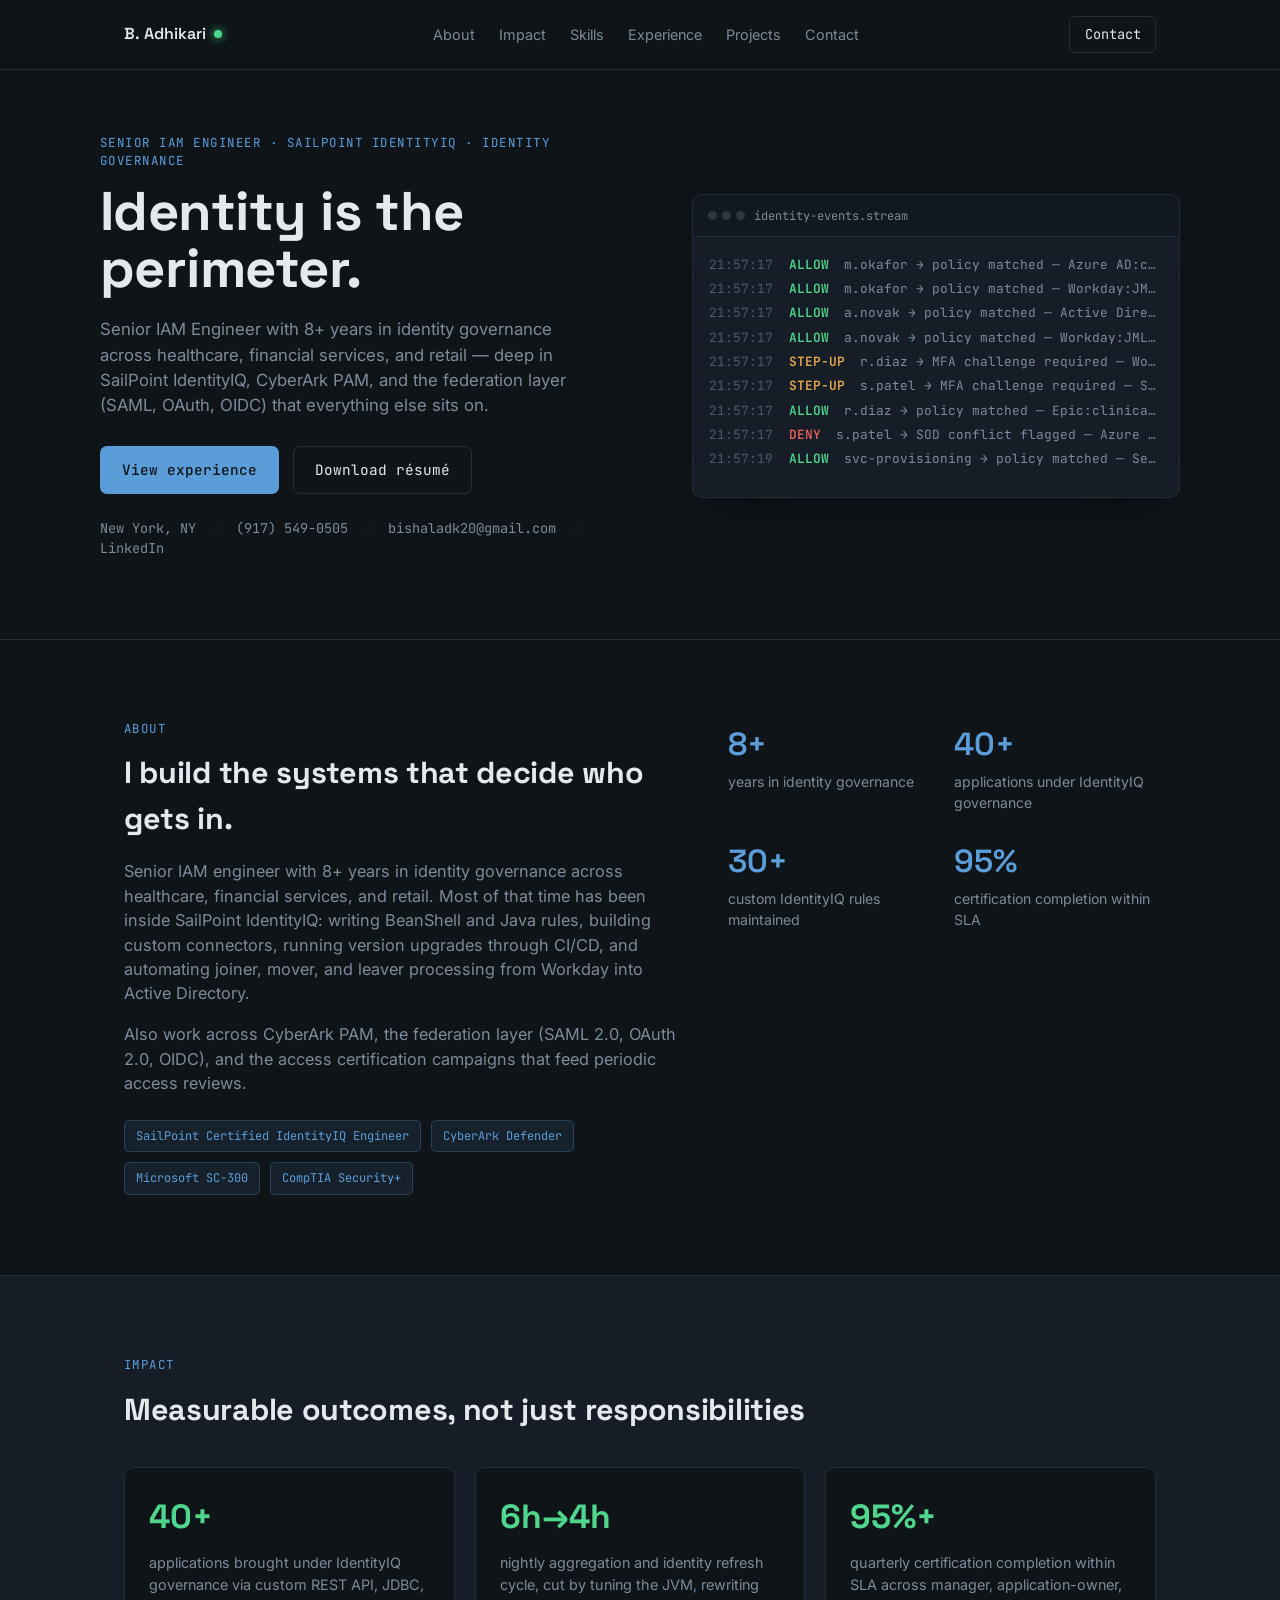
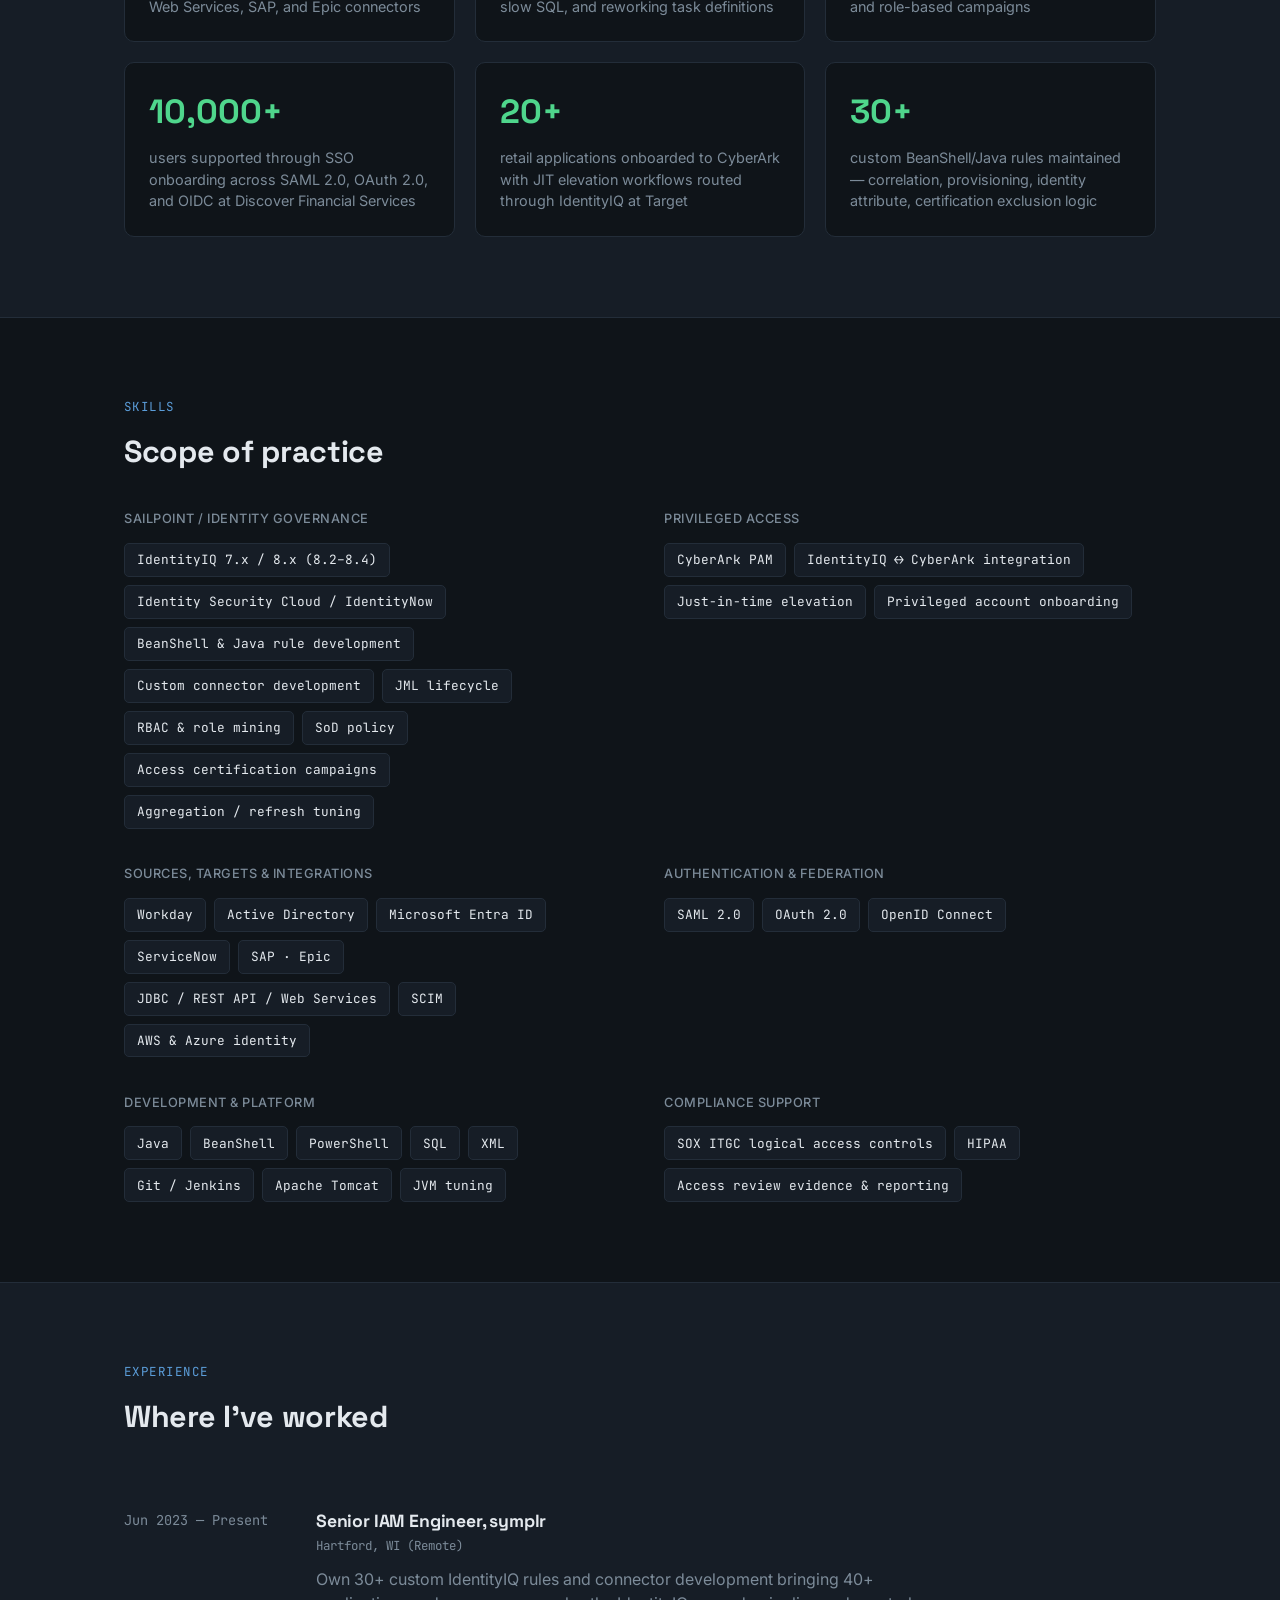
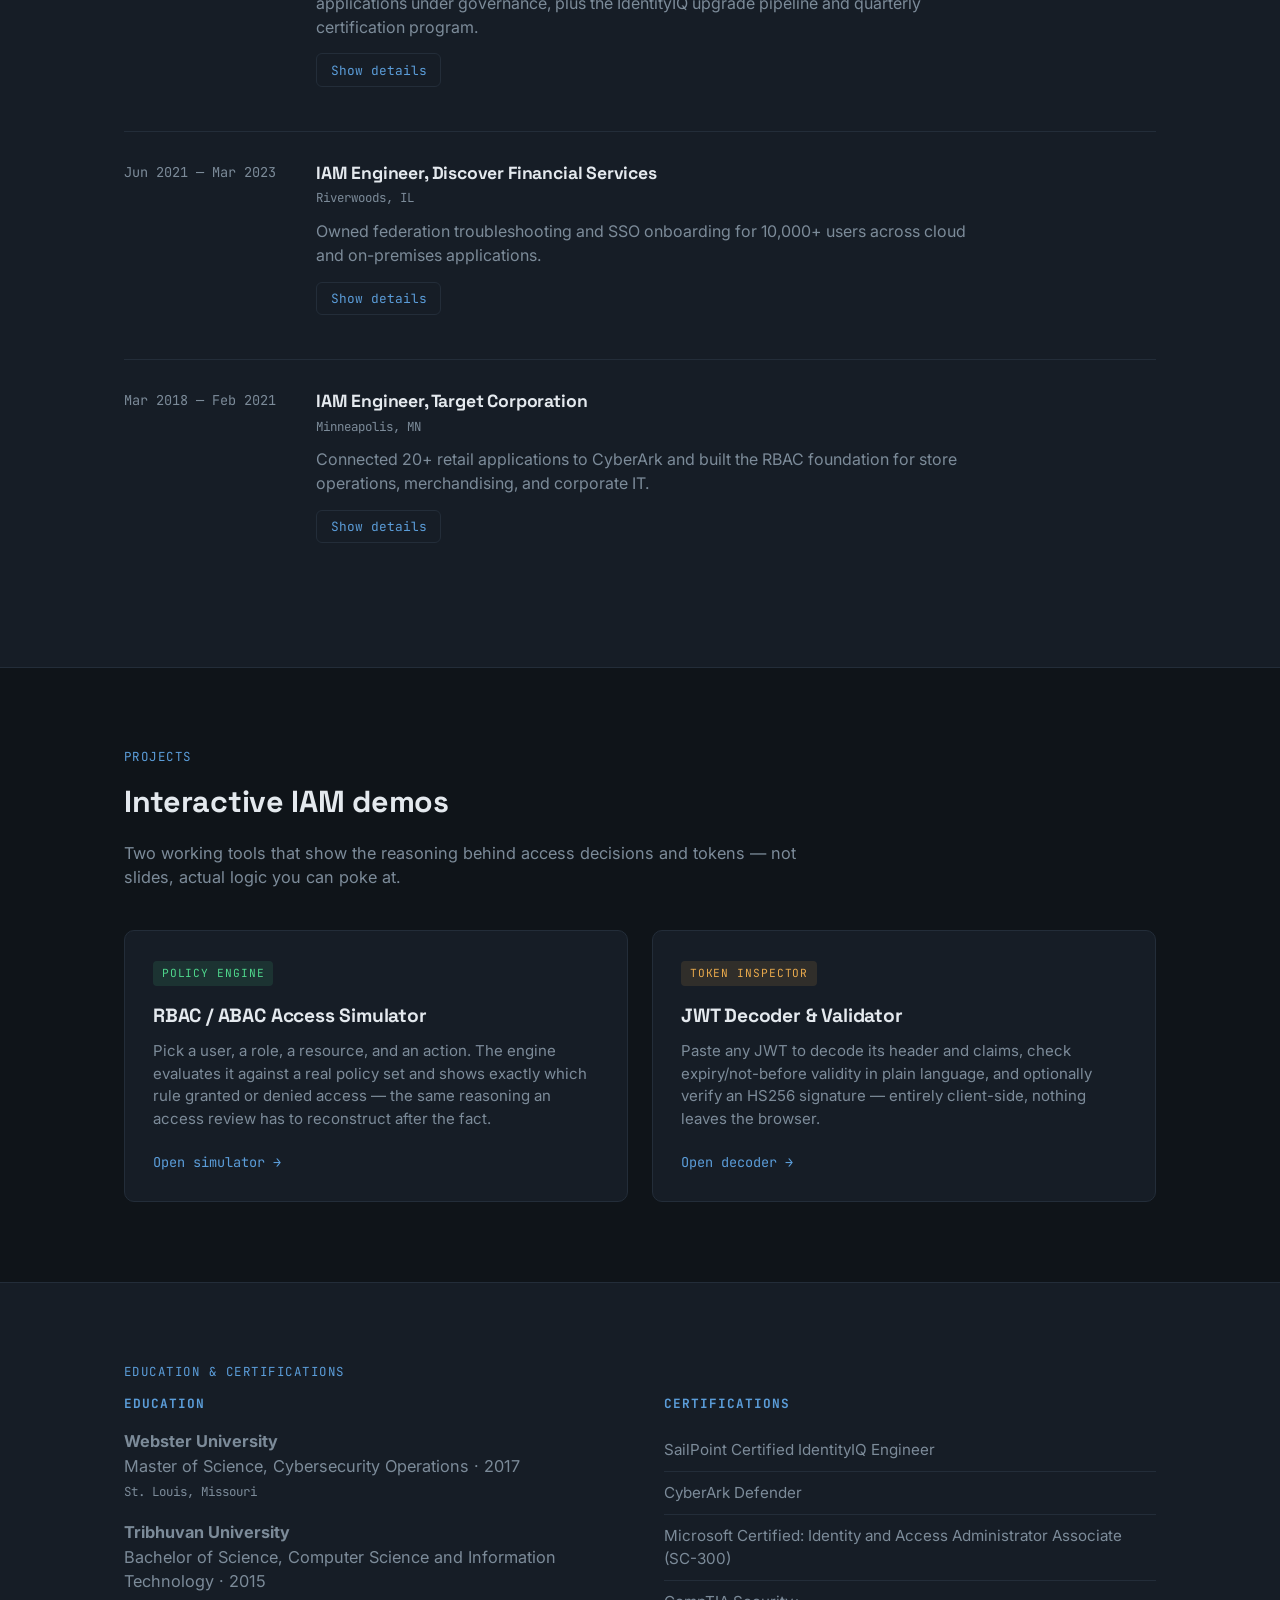
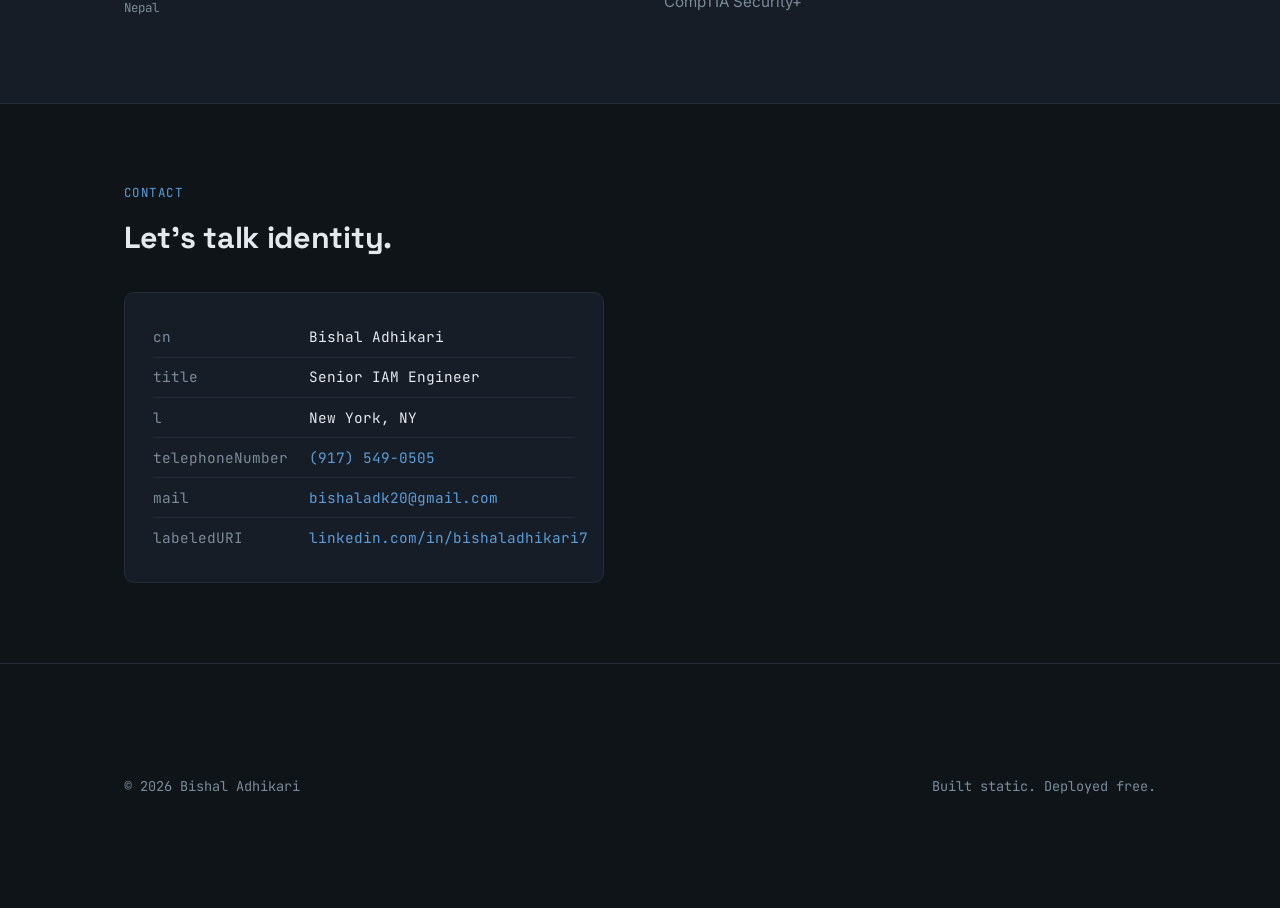
<file: index.html>
<!DOCTYPE html>
<html lang="en">
<head>
<meta charset="UTF-8">
<meta name="viewport" content="width=device-width, initial-scale=1.0">
<title>Bishal Adhikari — Senior IAM Engineer</title>
<meta name="description" content="Senior IAM Engineer with 8+ years in identity governance across healthcare, financial services, and retail. SailPoint IdentityIQ, CyberArk PAM.">
<link rel="preconnect" href="https://fonts.googleapis.com">
<link rel="preconnect" href="https://fonts.gstatic.com" crossorigin>
<link href="https://fonts.googleapis.com/css2?family=Space+Grotesk:wght@500;600;700&family=Inter:wght@400;500;600&family=JetBrains+Mono:wght@400;500&display=swap" rel="stylesheet">
<link rel="stylesheet" href="style.css">
</head>
<body>

<nav class="nav">
  <div class="nav-inner">
    <a href="#top" class="nav-brand">B. Adhikari <span class="dot"></span></a>
    <div class="nav-links">
      <a href="#about">About</a>
      <a href="#impact">Impact</a>
      <a href="#skills">Skills</a>
      <a href="#experience">Experience</a>
      <a href="#projects">Projects</a>
      <a href="#contact">Contact</a>
    </div>
    <a class="nav-cta" href="mailto:bishaladk20@gmail.com">Contact</a>
  </div>
</nav>

<header id="top" class="hero">
  <div class="hero-inner">
    <div class="hero-copy">
      <p class="eyebrow">Senior IAM Engineer · SailPoint IdentityIQ · Identity Governance</p>
      <h1>Identity is the<br>perimeter.</h1>
      <p class="hero-sub">Senior IAM Engineer with 8+ years in identity governance across healthcare, financial services, and retail — deep in SailPoint IdentityIQ, CyberArk PAM, and the federation layer (SAML, OAuth, OIDC) that everything else sits on.</p>
      <div class="hero-actions">
        <a href="#experience" class="btn btn-primary">View experience</a>
        <a href="resume.pdf" class="btn btn-ghost" download>Download résumé</a>
      </div>
      <div class="hero-contact">
        <span>New York, NY</span>
        <span class="sep">·</span>
        <a href="tel:+19175490505">(917) 549-0505</a>
        <span class="sep">·</span>
        <a href="mailto:bishaladk20@gmail.com">bishaladk20@gmail.com</a>
        <span class="sep">·</span>
        <a href="https://www.linkedin.com/in/bishaladhikari7/" target="_blank" rel="noopener">LinkedIn</a>
      </div>
    </div>

    <div class="hero-panel" aria-label="Simulated identity governance activity">
      <div class="panel-titlebar">
        <span class="panel-dots"><i></i><i></i><i></i></span>
        <span class="panel-label">identity-events.stream</span>
      </div>
      <div class="panel-body" id="logStream"></div>
    </div>
  </div>
</header>

<main>

  <section id="about" class="section">
    <div class="section-inner about-grid">
      <div>
        <p class="eyebrow">About</p>
        <h2>I build the systems that decide who gets in.</h2>
        <p class="body-text">
          Senior IAM engineer with 8+ years in identity governance across healthcare, financial services, and retail. Most of that time has been inside SailPoint IdentityIQ: writing BeanShell and Java rules, building custom connectors, running version upgrades through CI/CD, and automating joiner, mover, and leaver processing from Workday into Active Directory.
        </p>
        <p class="body-text">
          Also work across CyberArk PAM, the federation layer (SAML 2.0, OAuth 2.0, OIDC), and the access certification campaigns that feed periodic access reviews.
        </p>
        <div class="cert-row">
          <span class="cert-badge">SailPoint Certified IdentityIQ Engineer</span>
          <span class="cert-badge">CyberArk Defender</span>
          <span class="cert-badge">Microsoft SC-300</span>
          <span class="cert-badge">CompTIA Security+</span>
        </div>
      </div>
      <dl class="stat-grid" id="statGrid">
        <div class="stat"><dt data-count="8" data-suffix="+">0</dt><dd>years in identity governance</dd></div>
        <div class="stat"><dt data-count="40" data-suffix="+">0</dt><dd>applications under IdentityIQ governance</dd></div>
        <div class="stat"><dt data-count="30" data-suffix="+">0</dt><dd>custom IdentityIQ rules maintained</dd></div>
        <div class="stat"><dt data-count="95" data-suffix="%">0</dt><dd>certification completion within SLA</dd></div>
      </dl>
    </div>
  </section>

  <section id="impact" class="section section-alt">
    <div class="section-inner">
      <p class="eyebrow">Impact</p>
      <h2>Measurable outcomes, not just responsibilities</h2>
      <div class="impact-grid">
        <div class="impact-card"><span class="impact-num">40+</span><p>applications brought under IdentityIQ governance via custom REST API, JDBC, Web Services, SAP, and Epic connectors</p></div>
        <div class="impact-card"><span class="impact-num">6h→4h</span><p>nightly aggregation and identity refresh cycle, cut by tuning the JVM, rewriting slow SQL, and reworking task definitions</p></div>
        <div class="impact-card"><span class="impact-num">95%+</span><p>quarterly certification completion within SLA across manager, application-owner, and role-based campaigns</p></div>
        <div class="impact-card"><span class="impact-num">10,000+</span><p>users supported through SSO onboarding across SAML 2.0, OAuth 2.0, and OIDC at Discover Financial Services</p></div>
        <div class="impact-card"><span class="impact-num">20+</span><p>retail applications onboarded to CyberArk with JIT elevation workflows routed through IdentityIQ at Target</p></div>
        <div class="impact-card"><span class="impact-num">30+</span><p>custom BeanShell/Java rules maintained — correlation, provisioning, identity attribute, certification exclusion logic</p></div>
      </div>
    </div>
  </section>

  <section id="skills" class="section">
    <div class="section-inner">
      <p class="eyebrow">Skills</p>
      <h2>Scope of practice</h2>
      <div class="skill-groups">

        <div class="skill-group">
          <h3>SailPoint / Identity Governance</h3>
          <div class="chips">
            <span class="chip">IdentityIQ 7.x / 8.x (8.2–8.4)</span>
            <span class="chip">Identity Security Cloud / IdentityNow</span>
            <span class="chip">BeanShell & Java rule development</span>
            <span class="chip">Custom connector development</span>
            <span class="chip">JML lifecycle</span>
            <span class="chip">RBAC & role mining</span>
            <span class="chip">SoD policy</span>
            <span class="chip">Access certification campaigns</span>
            <span class="chip">Aggregation / refresh tuning</span>
          </div>
        </div>

        <div class="skill-group">
          <h3>Privileged Access</h3>
          <div class="chips">
            <span class="chip">CyberArk PAM</span>
            <span class="chip">IdentityIQ ↔ CyberArk integration</span>
            <span class="chip">Just-in-time elevation</span>
            <span class="chip">Privileged account onboarding</span>
          </div>
        </div>

        <div class="skill-group">
          <h3>Sources, Targets & Integrations</h3>
          <div class="chips">
            <span class="chip">Workday</span>
            <span class="chip">Active Directory</span>
            <span class="chip">Microsoft Entra ID</span>
            <span class="chip">ServiceNow</span>
            <span class="chip">SAP · Epic</span>
            <span class="chip">JDBC / REST API / Web Services</span>
            <span class="chip">SCIM</span>
            <span class="chip">AWS & Azure identity</span>
          </div>
        </div>

        <div class="skill-group">
          <h3>Authentication & Federation</h3>
          <div class="chips">
            <span class="chip">SAML 2.0</span>
            <span class="chip">OAuth 2.0</span>
            <span class="chip">OpenID Connect</span>
          </div>
        </div>

        <div class="skill-group">
          <h3>Development & Platform</h3>
          <div class="chips">
            <span class="chip">Java</span>
            <span class="chip">BeanShell</span>
            <span class="chip">PowerShell</span>
            <span class="chip">SQL</span>
            <span class="chip">XML</span>
            <span class="chip">Git / Jenkins</span>
            <span class="chip">Apache Tomcat</span>
            <span class="chip">JVM tuning</span>
          </div>
        </div>

        <div class="skill-group">
          <h3>Compliance Support</h3>
          <div class="chips">
            <span class="chip">SOX ITGC logical access controls</span>
            <span class="chip">HIPAA</span>
            <span class="chip">Access review evidence & reporting</span>
          </div>
        </div>

      </div>
    </div>
  </section>

  <section id="experience" class="section section-alt">
    <div class="section-inner">
      <p class="eyebrow">Experience</p>
      <h2>Where I've worked</h2>
      <ol class="timeline" id="timeline">

        <li class="timeline-item">
          <div class="timeline-when">Jun 2023 — Present</div>
          <div class="timeline-what">
            <h3>Senior IAM Engineer, symplr</h3>
            <p class="timeline-loc">Hartford, WI (Remote)</p>
            <p class="timeline-summary">Own 30+ custom IdentityIQ rules and connector development bringing 40+ applications under governance, plus the IdentityIQ upgrade pipeline and quarterly certification program.</p>
            <button class="expand-btn" data-target="exp1">Show details</button>
            <ul class="detail-list" id="exp1">
              <li>Write and maintain 30+ custom IdentityIQ rules in BeanShell and Java, covering correlation, before and after provisioning, field value, identity attribute, and certification exclusion logic.</li>
              <li>Built custom connectors against REST API, JDBC, Web Services, and delimited file sources, plus SAP and Epic integrations, bringing 40+ applications under IdentityIQ governance.</li>
              <li>Ran the IdentityIQ 8.2 to 8.4 upgrade across DEV, QA, UAT, and PROD, with releases moving through Git and Jenkins pipelines and rollback tested in lower environments before each production window.</li>
              <li>Built Workday-driven joiner, mover, and termination workflows into IdentityIQ with downstream provisioning to Active Directory, taking manual steps out of onboarding and shortening the gap between an HR termination and account disable.</li>
              <li>Cut the nightly aggregation and identity refresh cycle from roughly six hours to under four by tuning JVM settings, rewriting slow SQL, and reworking task definitions on Apache Tomcat.</li>
              <li>Built the RBAC model and ran role mining in IdentityIQ to consolidate redundant entitlements, and wrote the SoD policies and risk scoring that flag conflicting access between certification cycles rather than during audit prep.</li>
              <li>Configure quarterly manager, application-owner, and role-based certification campaigns. Completion has held above 95% within SLA, and campaign reports are used as evidence in periodic access reviews.</li>
              <li>Integrated IdentityIQ with ServiceNow so access requests are raised, approved, and fulfilled through the ticket workflow, giving reviewers a request-to-provisioning trail.</li>
              <li>Review rule code written by other engineers, mentor junior team members, and maintain the team's IdentityIQ development standards.</li>
            </ul>
          </div>
        </li>

        <li class="timeline-item">
          <div class="timeline-when">Jun 2021 — Mar 2023</div>
          <div class="timeline-what">
            <h3>IAM Engineer, Discover Financial Services</h3>
            <p class="timeline-loc">Riverwoods, IL</p>
            <p class="timeline-summary">Owned federation troubleshooting and SSO onboarding for 10,000+ users across cloud and on-premises applications.</p>
            <button class="expand-btn" data-target="exp2">Show details</button>
            <ul class="detail-list" id="exp2">
              <li>Troubleshot federation failures across the estate — SAML assertion errors, OIDC token claim mismatches, and Active Directory attribute synchronization problems — working from IdentityIQ logs and PowerShell queries against AD to isolate the cause and restore authentication.</li>
              <li>Onboarded SSO integrations for enterprise applications using SAML 2.0, OAuth 2.0, and OIDC, supporting authentication for 10,000+ users.</li>
              <li>Ran provisioning and deprovisioning across cloud and on-premises applications on the joiner/mover/leaver model, with a focus on shortening the interval between an HR termination event and access removal.</li>
              <li>Coordinated access certification campaigns and produced the campaign reports and evidence packages used in SOX access reviews.</li>
              <li>Worked with the security team on SoD policy definition spanning IdentityIQ and CyberArk PAM to detect high-risk access combinations before they reached production.</li>
              <li>Supported SailPoint cloud governance integration with AWS and Azure workloads, extending visibility past on-premises applications.</li>
            </ul>
          </div>
        </li>

        <li class="timeline-item">
          <div class="timeline-when">Mar 2018 — Feb 2021</div>
          <div class="timeline-what">
            <h3>IAM Engineer, Target Corporation</h3>
            <p class="timeline-loc">Minneapolis, MN</p>
            <p class="timeline-summary">Connected 20+ retail applications to CyberArk and built the RBAC foundation for store operations, merchandising, and corporate IT.</p>
            <button class="expand-btn" data-target="exp3">Show details</button>
            <ul class="detail-list" id="exp3">
              <li>Integrated IdentityIQ with CyberArk to onboard privileged accounts for 20+ retail applications and route just-in-time elevation requests through IdentityIQ.</li>
              <li>Configured SoD rule policies that flagged conflicting access in financial and inventory management systems, giving auditors violation detail ahead of remediation deadlines.</li>
              <li>Built HR-driven lifecycle automation and RBAC role structures covering store operations, merchandising, and corporate IT.</li>
              <li>Deployed and configured IdentityIQ for retail, supply chain, and corporate systems.</li>
              <li>Connected SaaS applications through REST API and SCIM, and supported early IdentityNow adoption for visibility into cloud application access.</li>
            </ul>
          </div>
        </li>

      </ol>
    </div>
  </section>

  <section id="projects" class="section">
    <div class="section-inner">
      <p class="eyebrow">Projects</p>
      <h2>Interactive IAM demos</h2>
      <p class="body-text section-lede">Two working tools that show the reasoning behind access decisions and tokens — not slides, actual logic you can poke at.</p>

      <div class="project-grid">

        <a class="project-card" href="projects/rbac-simulator.html" target="_blank" rel="noopener">
          <div class="project-tag tag-allow">POLICY ENGINE</div>
          <h3>RBAC / ABAC Access Simulator</h3>
          <p>Pick a user, a role, a resource, and an action. The engine evaluates it against a real policy set and shows exactly which rule granted or denied access — the same reasoning an access review has to reconstruct after the fact.</p>
          <span class="project-link">Open simulator →</span>
        </a>

        <a class="project-card" href="projects/jwt-decoder.html" target="_blank" rel="noopener">
          <div class="project-tag tag-warn">TOKEN INSPECTOR</div>
          <h3>JWT Decoder & Validator</h3>
          <p>Paste any JWT to decode its header and claims, check expiry/not-before validity in plain language, and optionally verify an HS256 signature — entirely client-side, nothing leaves the browser.</p>
          <span class="project-link">Open decoder →</span>
        </a>

      </div>
    </div>
  </section>

  <section id="education" class="section section-alt">
    <div class="section-inner">
      <p class="eyebrow">Education & Certifications</p>
      <div class="edu-cert-grid">
        <div>
          <h3 class="mini-head">Education</h3>
          <p class="body-text" style="margin:0 0 1.1rem;"><strong>Webster University</strong><br>Master of Science, Cybersecurity Operations · 2017<br><span class="timeline-loc">St. Louis, Missouri</span></p>
          <p class="body-text" style="margin:0;"><strong>Tribhuvan University</strong><br>Bachelor of Science, Computer Science and Information Technology · 2015<br><span class="timeline-loc">Nepal</span></p>
        </div>
        <div>
          <h3 class="mini-head">Certifications</h3>
          <ul class="cert-list">
            <li>SailPoint Certified IdentityIQ Engineer</li>
            <li>CyberArk Defender</li>
            <li>Microsoft Certified: Identity and Access Administrator Associate (SC-300)</li>
            <li>CompTIA Security+</li>
          </ul>
        </div>
      </div>
    </div>
  </section>

  <section id="contact" class="section">
    <div class="section-inner contact-inner">
      <p class="eyebrow">Contact</p>
      <h2>Let's talk identity.</h2>
      <div class="directory-card">
        <div class="directory-row"><span class="directory-key">cn</span><span class="directory-val">Bishal Adhikari</span></div>
        <div class="directory-row"><span class="directory-key">title</span><span class="directory-val">Senior IAM Engineer</span></div>
        <div class="directory-row"><span class="directory-key">l</span><span class="directory-val">New York, NY</span></div>
        <div class="directory-row"><span class="directory-key">telephoneNumber</span><span class="directory-val"><a href="tel:+19175490505">(917) 549-0505</a></span></div>
        <div class="directory-row"><span class="directory-key">mail</span><span class="directory-val"><a href="mailto:bishaladk20@gmail.com">bishaladk20@gmail.com</a></span></div>
        <div class="directory-row"><span class="directory-key">labeledURI</span><span class="directory-val"><a href="https://www.linkedin.com/in/bishaladhikari7/" target="_blank" rel="noopener">linkedin.com/in/bishaladhikari7</a></span></div>
      </div>
    </div>
  </section>

</main>

<footer class="footer">
  <div class="section-inner footer-inner">
    <span>© <span id="year"></span> Bishal Adhikari</span>
    <span>Built static. Deployed free.</span>
  </div>
</footer>

<script src="script.js"></script>
</body>
</html>
</file>
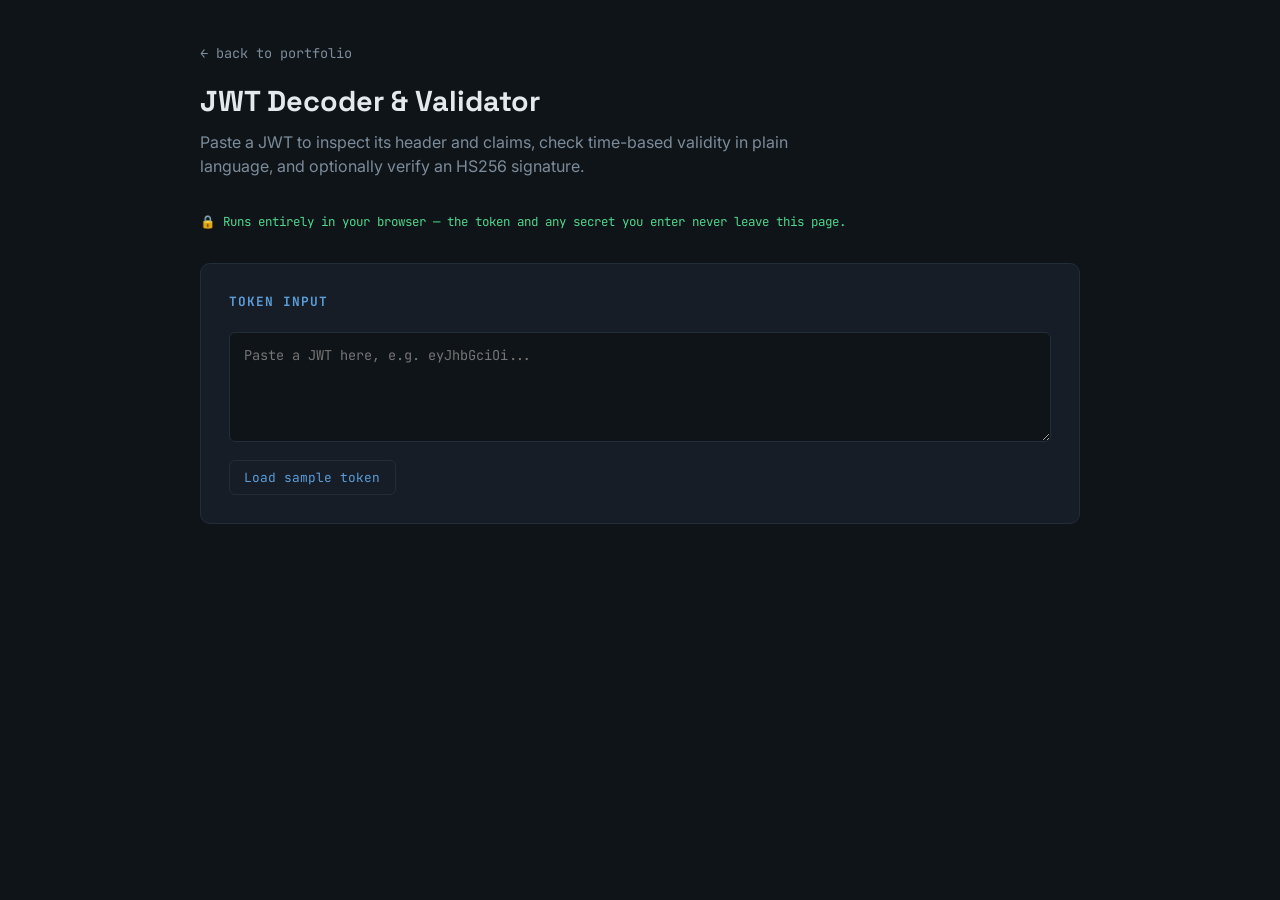
<file: projects/jwt-decoder.html>
<!DOCTYPE html>
<html lang="en">
<head>
<meta charset="UTF-8">
<meta name="viewport" content="width=device-width, initial-scale=1.0">
<title>JWT Decoder & Validator — Bishal Adhikari</title>
<link rel="preconnect" href="https://fonts.googleapis.com">
<link href="https://fonts.googleapis.com/css2?family=Space+Grotesk:wght@600;700&family=Inter:wght@400;500;600&family=JetBrains+Mono:wght@400;500&display=swap" rel="stylesheet">
<style>
:root {
  --bg: #0F1419; --panel: #161D26; --panel-line: #232D39;
  --text: #E4E9EE; --text-muted: #7C8B99;
  --allow: #4FD68C; --warn: #E8A94C; --deny: #E5605A; --link: #5B9DD9;
  --font-display: 'Space Grotesk', sans-serif; --font-body: 'Inter', sans-serif; --font-mono: 'JetBrains Mono', monospace;
}
* { box-sizing: border-box; }
body { margin: 0; background: var(--bg); color: var(--text); font-family: var(--font-body); line-height: 1.5; padding: 2.5rem 1.5rem 5rem; }
a { color: var(--link); }
.wrap { max-width: 880px; margin: 0 auto; }
.back { font-family: var(--font-mono); font-size: 0.85rem; color: var(--text-muted); text-decoration: none; }
.back:hover { color: var(--link); }
h1 { font-family: var(--font-display); font-size: 1.8rem; margin: 1rem 0 0.4rem; }
.sub { color: var(--text-muted); margin: 0 0 2.2rem; max-width: 65ch; }
.privacy-note { font-family: var(--font-mono); font-size: 0.78rem; color: var(--allow); margin-bottom: 2rem; }

.panel { background: var(--panel); border: 1px solid var(--panel-line); border-radius: 10px; padding: 1.75rem; margin-bottom: 1.5rem; }
.panel h2 { font-family: var(--font-mono); font-size: 0.8rem; text-transform: uppercase; letter-spacing: 0.08em; color: var(--link); margin: 0 0 1.25rem; }

textarea {
  width: 100%; background: var(--bg); color: var(--text); border: 1px solid var(--panel-line);
  border-radius: 6px; padding: 0.85rem; font-family: var(--font-mono); font-size: 0.85rem;
  min-height: 110px; resize: vertical;
}
textarea:focus-visible { outline: 2px solid var(--link); outline-offset: 2px; }

.sample-btn {
  margin-top: 0.75rem; font-family: var(--font-mono); font-size: 0.8rem;
  background: transparent; color: var(--link); border: 1px solid var(--panel-line);
  padding: 0.5rem 0.9rem; border-radius: 6px; cursor: pointer;
}
.sample-btn:hover { border-color: var(--link); }

.jwt-parts { display: none; }
.jwt-parts.show { display: block; }

.jwt-visual {
  font-family: var(--font-mono); font-size: 0.8rem; word-break: break-all;
  padding: 1rem; background: var(--bg); border-radius: 6px; margin-bottom: 1.5rem; line-height: 1.7;
}
.seg-header { color: var(--deny); }
.seg-payload { color: var(--link); }
.seg-sig { color: var(--warn); }

.status-badges { display: flex; gap: 0.75rem; flex-wrap: wrap; margin-bottom: 1.5rem; }
.badge { font-family: var(--font-mono); font-size: 0.8rem; padding: 0.4rem 0.8rem; border-radius: 6px; }
.badge-ok { background: rgba(79,214,140,0.12); color: var(--allow); }
.badge-bad { background: rgba(229,96,90,0.12); color: var(--deny); }
.badge-warn { background: rgba(232,169,76,0.12); color: var(--warn); }

.decode-grid { display: grid; grid-template-columns: 1fr 1fr; gap: 1.5rem; }
@media (max-width: 760px) { .decode-grid { grid-template-columns: 1fr; } }

pre {
  background: var(--bg); border: 1px solid var(--panel-line); border-radius: 6px;
  padding: 1rem; font-family: var(--font-mono); font-size: 0.8rem; overflow-x: auto; margin: 0;
  color: var(--text);
}
.claim-note { font-family: var(--font-mono); font-size: 0.78rem; color: var(--text-muted); margin-top: 0.5rem; }

.verify-row { display: flex; gap: 0.75rem; margin-top: 0.5rem; }
.verify-row input {
  flex: 1; background: var(--bg); color: var(--text); border: 1px solid var(--panel-line);
  border-radius: 6px; padding: 0.6rem 0.75rem; font-family: var(--font-mono); font-size: 0.85rem;
}
.verify-btn {
  font-family: var(--font-mono); font-size: 0.85rem; background: var(--link); color: #0F1419;
  border: none; padding: 0.6rem 1.1rem; border-radius: 6px; cursor: pointer; font-weight: 500;
}
.verify-btn:hover { background: #6FADE0; }
.verify-result { margin-top: 0.75rem; font-family: var(--font-mono); font-size: 0.85rem; }
.error-msg { color: var(--deny); font-family: var(--font-mono); font-size: 0.85rem; }
</style>
</head>
<body>
<div class="wrap">
  <a class="back" href="../index.html#projects">← back to portfolio</a>
  <h1>JWT Decoder & Validator</h1>
  <p class="sub">Paste a JWT to inspect its header and claims, check time-based validity in plain language, and optionally verify an HS256 signature.</p>
  <p class="privacy-note">🔒 Runs entirely in your browser — the token and any secret you enter never leave this page.</p>

  <div class="panel">
    <h2>Token input</h2>
    <textarea id="jwtInput" placeholder="Paste a JWT here, e.g. eyJhbGciOi..."></textarea>
    <button class="sample-btn" onclick="loadSample()">Load sample token</button>
  </div>

  <div class="jwt-parts" id="output">
    <div class="panel">
      <h2>Structure</h2>
      <div class="jwt-visual" id="visual"></div>
      <div class="status-badges" id="badges"></div>
    </div>

    <div class="panel">
      <h2>Decoded contents</h2>
      <div class="decode-grid">
        <div>
          <div class="claim-note">HEADER</div>
          <pre id="headerOut"></pre>
        </div>
        <div>
          <div class="claim-note">PAYLOAD</div>
          <pre id="payloadOut"></pre>
        </div>
      </div>
      <div class="claim-note" id="timeNotes"></div>
    </div>

    <div class="panel">
      <h2>Verify signature (HS256 only)</h2>
      <div class="verify-row">
        <input type="text" id="secretInput" placeholder="Enter the HS256 secret to verify against">
        <button class="verify-btn" onclick="verifySignature()">Verify</button>
      </div>
      <div class="verify-result" id="verifyResult"></div>
    </div>
  </div>

  <div class="panel" id="errorPanel" style="display:none;">
    <p class="error-msg" id="errorMsg"></p>
  </div>
</div>

<script>
const SAMPLE = "eyJhbGciOiJIUzI1NiIsInR5cCI6IkpXVCJ9.eyJzdWIiOiJqLmNoZW4iLCJyb2xlIjoiZW5naW5lZXIiLCJpYXQiOjE3NTAwMDAwMDAsImV4cCI6MTc4MTAwMDAwMH0.5mFhZ5s4hW6Kk1XN9d0J6y7bQx2j3n8m1cQF4hR9tY0";

function loadSample() {
  document.getElementById('jwtInput').value = SAMPLE;
  decode();
}

function base64UrlDecode(str) {
  let s = str.replace(/-/g, '+').replace(/_/g, '/');
  while (s.length % 4) s += '=';
  const decoded = atob(s);
  try {
    return decodeURIComponent(decoded.split('').map(c =>
      '%' + ('00' + c.charCodeAt(0).toString(16)).slice(-2)
    ).join(''));
  } catch (e) {
    return decoded;
  }
}

function base64UrlToUint8Array(str) {
  let s = str.replace(/-/g, '+').replace(/_/g, '/');
  while (s.length % 4) s += '=';
  const raw = atob(s);
  const arr = new Uint8Array(raw.length);
  for (let i = 0; i < raw.length; i++) arr[i] = raw.charCodeAt(i);
  return arr;
}

function fmtTime(unixSeconds) {
  const d = new Date(unixSeconds * 1000);
  return d.toISOString().replace('T', ' ').replace('.000Z', ' UTC');
}

function relTime(unixSeconds) {
  const now = Date.now() / 1000;
  const diff = unixSeconds - now;
  const abs = Math.abs(diff);
  const days = Math.floor(abs / 86400);
  const hours = Math.floor((abs % 86400) / 3600);
  let str = days > 0 ? `${days}d ${hours}h` : `${hours}h`;
  return diff > 0 ? `in ${str}` : `${str} ago`;
}

let currentParts = null;

function decode() {
  const token = document.getElementById('jwtInput').value.trim();
  const errorPanel = document.getElementById('errorPanel');
  const output = document.getElementById('output');

  if (!token) { output.classList.remove('show'); errorPanel.style.display = 'none'; return; }

  const parts = token.split('.');
  if (parts.length !== 3) {
    errorPanel.style.display = 'block';
    document.getElementById('errorMsg').textContent = 'Not a valid JWT — expected 3 dot-separated segments (header.payload.signature).';
    output.classList.remove('show');
    return;
  }

  let header, payload;
  try {
    header = JSON.parse(base64UrlDecode(parts[0]));
    payload = JSON.parse(base64UrlDecode(parts[1]));
  } catch (e) {
    errorPanel.style.display = 'block';
    document.getElementById('errorMsg').textContent = 'Could not decode token — segments are not valid base64url JSON.';
    output.classList.remove('show');
    return;
  }

  errorPanel.style.display = 'none';
  output.classList.add('show');
  currentParts = { parts, header, payload };

  document.getElementById('visual').innerHTML =
    `<span class="seg-header">${parts[0]}</span>.<span class="seg-payload">${parts[1]}</span>.<span class="seg-sig">${parts[2]}</span>`;

  document.getElementById('headerOut').textContent = JSON.stringify(header, null, 2);
  document.getElementById('payloadOut').textContent = JSON.stringify(payload, null, 2);

  // Badges + time notes
  const badges = [];
  let timeNotes = [];
  const now = Date.now() / 1000;

  if (payload.exp) {
    const expired = payload.exp < now;
    badges.push(`<span class="badge ${expired ? 'badge-bad' : 'badge-ok'}">${expired ? 'EXPIRED' : 'NOT EXPIRED'}</span>`);
    timeNotes.push(`exp: ${fmtTime(payload.exp)} (${relTime(payload.exp)})`);
  } else {
    badges.push(`<span class="badge badge-warn">NO EXP CLAIM</span>`);
  }

  if (payload.nbf) {
    const notYetValid = payload.nbf > now;
    badges.push(`<span class="badge ${notYetValid ? 'badge-warn' : 'badge-ok'}">${notYetValid ? 'NOT YET VALID' : 'NBF PASSED'}</span>`);
    timeNotes.push(`nbf: ${fmtTime(payload.nbf)} (${relTime(payload.nbf)})`);
  }

  if (payload.iat) {
    timeNotes.push(`iat: ${fmtTime(payload.iat)} (${relTime(payload.iat)})`);
  }

  badges.push(`<span class="badge badge-warn">alg: ${header.alg || 'unknown'}</span>`);

  document.getElementById('badges').innerHTML = badges.join('');
  document.getElementById('timeNotes').innerHTML = timeNotes.join('<br>');

  document.getElementById('verifyResult').innerHTML = '';
  document.getElementById('secretInput').value = '';
}

async function verifySignature() {
  const resultEl = document.getElementById('verifyResult');
  if (!currentParts) return;

  if ((currentParts.header.alg || '').toUpperCase() !== 'HS256') {
    resultEl.innerHTML = `<span class="badge badge-warn">Only HS256 verification is supported here — this token uses ${currentParts.header.alg}.</span>`;
    return;
  }

  const secret = document.getElementById('secretInput').value;
  if (!secret) { resultEl.textContent = 'Enter a secret to verify against.'; return; }

  try {
    const enc = new TextEncoder();
    const key = await crypto.subtle.importKey(
      'raw', enc.encode(secret), { name: 'HMAC', hash: 'SHA-256' }, false, ['sign']
    );
    const data = enc.encode(`${currentParts.parts[0]}.${currentParts.parts[1]}`);
    const sigBuffer = await crypto.subtle.sign('HMAC', key, data);
    const sigBytes = new Uint8Array(sigBuffer);

    // base64url encode
    let binary = '';
    sigBytes.forEach(b => binary += String.fromCharCode(b));
    const computed = btoa(binary).replace(/\+/g, '-').replace(/\//g, '_').replace(/=+$/, '');

    const match = computed === currentParts.parts[2];
    resultEl.innerHTML = match
      ? `<span class="badge badge-ok">✓ SIGNATURE VALID for this secret</span>`
      : `<span class="badge badge-bad">✕ SIGNATURE DOES NOT MATCH</span>`;
  } catch (e) {
    resultEl.innerHTML = `<span class="badge badge-bad">Verification failed: ${e.message}</span>`;
  }
}

document.getElementById('jwtInput').addEventListener('input', decode);
</script>
</body>
</html>
</file>
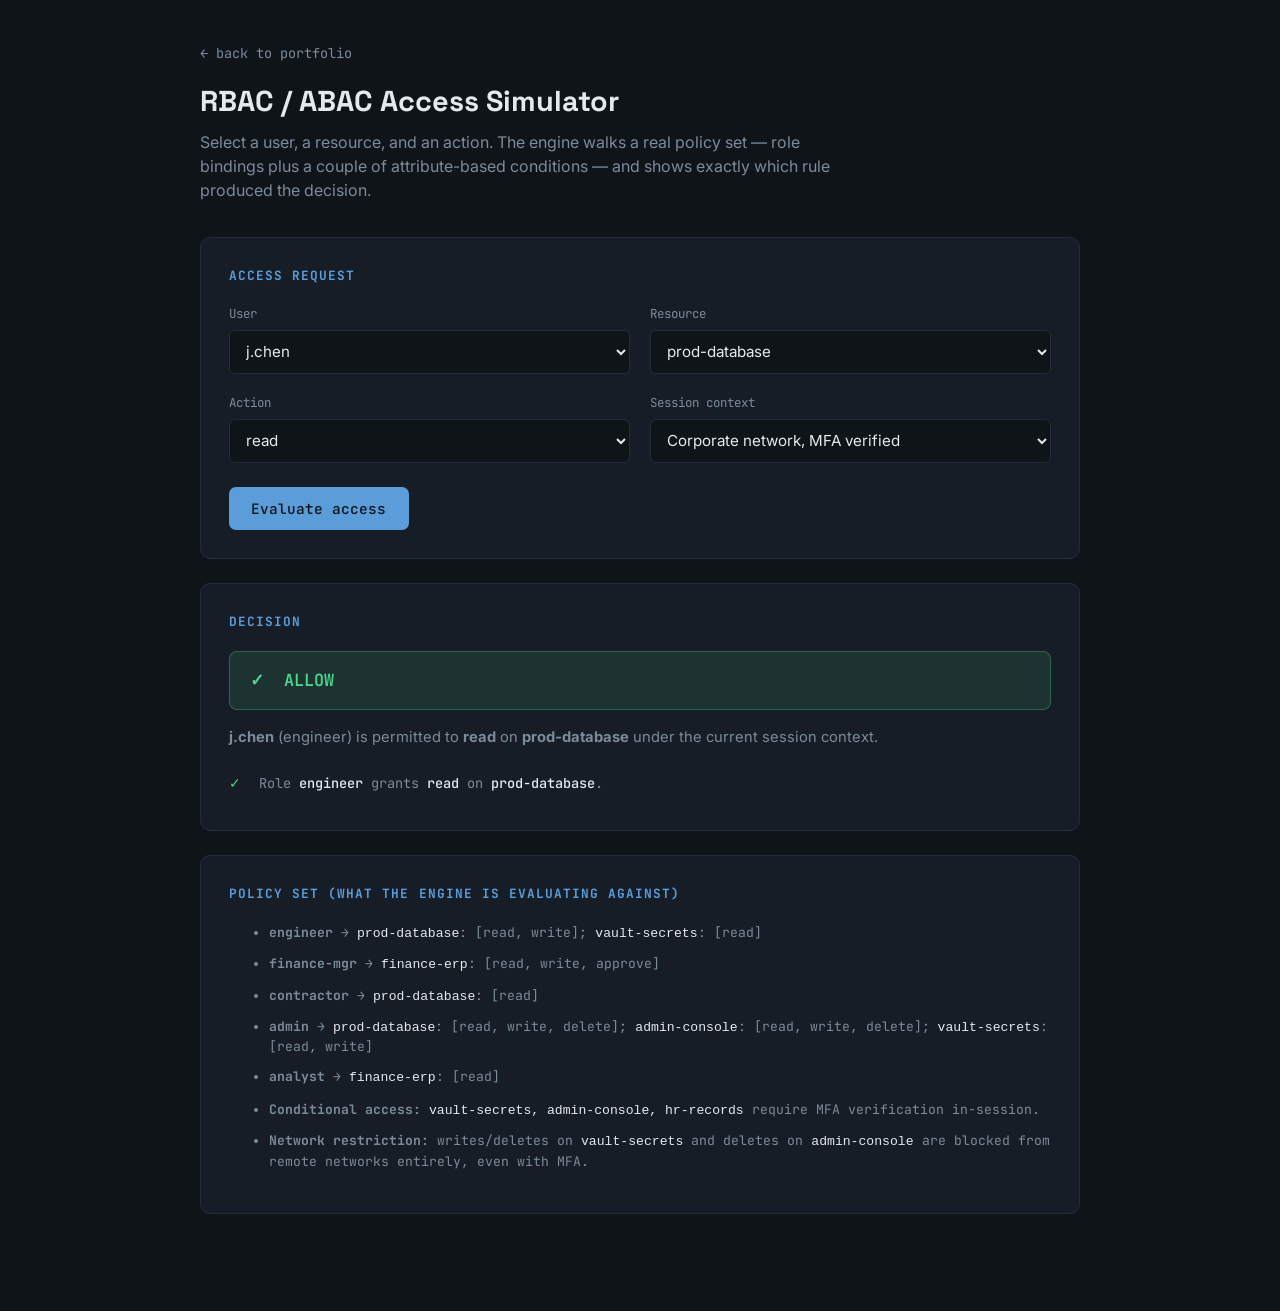
<file: projects/rbac-simulator.html>
<!DOCTYPE html>
<html lang="en">
<head>
<meta charset="UTF-8">
<meta name="viewport" content="width=device-width, initial-scale=1.0">
<title>RBAC / ABAC Access Simulator — Bishal Adhikari</title>
<link rel="preconnect" href="https://fonts.googleapis.com">
<link href="https://fonts.googleapis.com/css2?family=Space+Grotesk:wght@600;700&family=Inter:wght@400;500;600&family=JetBrains+Mono:wght@400;500&display=swap" rel="stylesheet">
<style>
:root {
  --bg: #0F1419; --panel: #161D26; --panel-line: #232D39;
  --text: #E4E9EE; --text-muted: #7C8B99;
  --allow: #4FD68C; --warn: #E8A94C; --deny: #E5605A; --link: #5B9DD9;
  --font-display: 'Space Grotesk', sans-serif; --font-body: 'Inter', sans-serif; --font-mono: 'JetBrains Mono', monospace;
}
* { box-sizing: border-box; }
body { margin: 0; background: var(--bg); color: var(--text); font-family: var(--font-body); line-height: 1.5; padding: 2.5rem 1.5rem 5rem; }
a { color: var(--link); }
.wrap { max-width: 880px; margin: 0 auto; }
.back { font-family: var(--font-mono); font-size: 0.85rem; color: var(--text-muted); text-decoration: none; }
.back:hover { color: var(--link); }
h1 { font-family: var(--font-display); font-size: 1.8rem; margin: 1rem 0 0.4rem; }
.sub { color: var(--text-muted); margin: 0 0 2.2rem; max-width: 65ch; }

.panel { background: var(--panel); border: 1px solid var(--panel-line); border-radius: 10px; padding: 1.75rem; margin-bottom: 1.5rem; }
.panel h2 { font-family: var(--font-mono); font-size: 0.8rem; text-transform: uppercase; letter-spacing: 0.08em; color: var(--link); margin: 0 0 1.25rem; }

.form-grid { display: grid; grid-template-columns: 1fr 1fr; gap: 1.25rem; }
@media (max-width: 640px) { .form-grid { grid-template-columns: 1fr; } }
label { display: block; font-family: var(--font-mono); font-size: 0.78rem; color: var(--text-muted); margin-bottom: 0.4rem; }
select {
  width: 100%; background: var(--bg); color: var(--text); border: 1px solid var(--panel-line);
  border-radius: 6px; padding: 0.65rem 0.75rem; font-family: var(--font-body); font-size: 0.95rem;
}
select:focus-visible { outline: 2px solid var(--link); outline-offset: 2px; }

.extra-attrs { margin-top: 1.25rem; padding-top: 1.25rem; border-top: 1px solid var(--panel-line); }
.extra-attrs label { display: flex; align-items: center; gap: 0.5rem; cursor: pointer; }
.extra-attrs input[type="checkbox"] { accent-color: var(--link); }

.evaluate-btn {
  margin-top: 1.5rem; font-family: var(--font-mono); font-size: 0.9rem;
  background: var(--link); color: #0F1419; border: none; padding: 0.75rem 1.4rem;
  border-radius: 7px; cursor: pointer; font-weight: 500;
}
.evaluate-btn:hover { background: #6FADE0; }

.result { display: none; }
.result.show { display: block; }
.verdict {
  display: flex; align-items: center; gap: 0.75rem; padding: 1rem 1.25rem;
  border-radius: 8px; font-family: var(--font-mono); font-size: 1.05rem; font-weight: 600; margin-bottom: 1rem;
}
.verdict-ALLOW { background: rgba(79,214,140,0.12); color: var(--allow); border: 1px solid rgba(79,214,140,0.3); }
.verdict-DENY { background: rgba(229,96,90,0.12); color: var(--deny); border: 1px solid rgba(229,96,90,0.3); }
.verdict-STEPUP { background: rgba(232,169,76,0.12); color: var(--warn); border: 1px solid rgba(232,169,76,0.3); }

.trace { font-family: var(--font-mono); font-size: 0.85rem; }
.trace-row { display: flex; gap: 0.75rem; padding: 0.55rem 0; border-top: 1px solid var(--panel-line); }
.trace-row:first-child { border-top: none; }
.trace-icon { width: 1.1rem; flex-shrink: 0; }
.trace-icon.pass { color: var(--allow); }
.trace-icon.fail { color: var(--text-muted); }
.trace-text { color: var(--text-muted); }
.trace-text b { color: var(--text); font-weight: 500; }

.policy-list { font-family: var(--font-mono); font-size: 0.82rem; color: var(--text-muted); }
.policy-list li { margin-bottom: 0.65rem; }
.policy-list code { color: var(--text); }
</style>
</head>
<body>
<div class="wrap">
  <a class="back" href="../index.html#projects">← back to portfolio</a>
  <h1>RBAC / ABAC Access Simulator</h1>
  <p class="sub">Select a user, a resource, and an action. The engine walks a real policy set — role bindings plus a couple of attribute-based conditions — and shows exactly which rule produced the decision.</p>

  <div class="panel">
    <h2>Access request</h2>
    <div class="form-grid">
      <div>
        <label for="user">User</label>
        <select id="user"></select>
      </div>
      <div>
        <label for="resource">Resource</label>
        <select id="resource"></select>
      </div>
      <div>
        <label for="action">Action</label>
        <select id="action"></select>
      </div>
      <div>
        <label for="context">Session context</label>
        <select id="context">
          <option value="office">Corporate network, MFA verified</option>
          <option value="remote">Remote network, MFA verified</option>
          <option value="unverified">Remote network, MFA NOT verified</option>
        </select>
      </div>
    </div>
    <button class="evaluate-btn" onclick="evaluate()">Evaluate access</button>
  </div>

  <div class="panel result" id="resultPanel">
    <h2>Decision</h2>
    <div id="verdict"></div>
    <div class="trace" id="trace"></div>
  </div>

  <div class="panel">
    <h2>Policy set (what the engine is evaluating against)</h2>
    <ul class="policy-list" id="policyList"></ul>
  </div>
</div>

<script>
// --- Data model ---
const USERS = {
  'j.chen':      { role: 'engineer',    dept: 'platform' },
  'm.okafor':    { role: 'finance-mgr', dept: 'finance'  },
  's.patel':     { role: 'contractor',  dept: 'platform' },
  'r.diaz':      { role: 'admin',       dept: 'security' },
  'a.novak':     { role: 'analyst',     dept: 'finance'  },
};

const RESOURCES = ['prod-database', 'finance-erp', 'admin-console', 'hr-records', 'vault-secrets'];
const ACTIONS = ['read', 'write', 'approve', 'delete'];

// role -> { resource: [allowed actions] }
const ROLE_POLICIES = {
  'engineer':    { 'prod-database': ['read','write'], 'vault-secrets': ['read'] },
  'finance-mgr': { 'finance-erp': ['read','write','approve'] },
  'contractor':  { 'prod-database': ['read'] },
  'admin':       { 'prod-database': ['read','write','delete'], 'admin-console': ['read','write','delete'], 'vault-secrets': ['read','write'] },
  'analyst':     { 'finance-erp': ['read'] },
};

// Resources that require step-up MFA regardless of role, if session isn't already MFA-verified in this context
const SENSITIVE_RESOURCES = ['vault-secrets', 'admin-console', 'hr-records'];

// Actions that always require corporate network (deny outright from remote), simulating a real conditional access rule
const NETWORK_RESTRICTED = { 'vault-secrets': ['write','delete'], 'admin-console': ['delete'] };

function populateSelect(id, items, labels) {
  const el = document.getElementById(id);
  el.innerHTML = items.map(i => `<option value="${i}">${labels ? labels[i] : i}</option>`).join('');
}

populateSelect('user', Object.keys(USERS));
populateSelect('resource', RESOURCES);
populateSelect('action', ACTIONS);

function renderPolicyList() {
  const list = document.getElementById('policyList');
  let html = '';
  for (const [role, perms] of Object.entries(ROLE_POLICIES)) {
    const parts = Object.entries(perms).map(([res, acts]) => `<code>${res}</code>: [${acts.join(', ')}]`).join('; ');
    html += `<li><b>${role}</b> → ${parts}</li>`;
  }
  html += `<li style="margin-top:0.75rem;"><b>Conditional access:</b> <code>${SENSITIVE_RESOURCES.join(', ')}</code> require MFA verification in-session.</li>`;
  html += `<li><b>Network restriction:</b> writes/deletes on <code>vault-secrets</code> and deletes on <code>admin-console</code> are blocked from remote networks entirely, even with MFA.</li>`;
  list.innerHTML = html;
}
renderPolicyList();

function trace(icon, text) {
  return `<div class="trace-row"><span class="trace-icon ${icon}">${icon === 'pass' ? '✓' : '·'}</span><span class="trace-text">${text}</span></div>`;
}

function evaluate() {
  const userId = document.getElementById('user').value;
  const resource = document.getElementById('resource').value;
  const action = document.getElementById('action').value;
  const context = document.getElementById('context').value;

  const user = USERS[userId];
  const rolePerms = ROLE_POLICIES[user.role] || {};
  const allowedActions = rolePerms[resource] || [];
  const roleAllows = allowedActions.includes(action);

  let traceHtml = '';
  traceHtml += trace(roleAllows ? 'pass' : 'fail',
    `Role <b>${user.role}</b> ${roleAllows ? 'grants' : 'does not grant'} <b>${action}</b> on <b>${resource}</b>.`);

  if (!roleAllows) {
    return renderVerdict('DENY', `No role binding permits <b>${userId}</b> (${user.role}) to <b>${action}</b> on <b>${resource}</b>.`, traceHtml);
  }

  // Conditional access: sensitive resources need MFA
  const needsMfa = SENSITIVE_RESOURCES.includes(resource);
  const mfaVerified = context !== 'unverified';
  if (needsMfa) {
    traceHtml += trace(mfaVerified ? 'pass' : 'fail',
      `<b>${resource}</b> is a sensitive resource requiring MFA — session is ${mfaVerified ? 'verified' : 'NOT verified'}.`);
    if (!mfaVerified) {
      return renderVerdict('STEPUP', `Role permits the action, but <b>${resource}</b> requires a fresh MFA challenge before proceeding.`, traceHtml);
    }
  }

  // Network restriction check
  const restrictedActions = NETWORK_RESTRICTED[resource] || [];
  const isRestrictedAction = restrictedActions.includes(action);
  const onCorpNetwork = context === 'office';
  if (isRestrictedAction) {
    traceHtml += trace(onCorpNetwork ? 'pass' : 'fail',
      `<b>${action}</b> on <b>${resource}</b> requires the corporate network — current session is ${onCorpNetwork ? 'on-network' : 'remote'}.`);
    if (!onCorpNetwork) {
      return renderVerdict('DENY', `Conditional access policy blocks <b>${action}</b> on <b>${resource}</b> from remote networks, regardless of role or MFA.`, traceHtml);
    }
  }

  return renderVerdict('ALLOW', `<b>${userId}</b> (${user.role}) is permitted to <b>${action}</b> on <b>${resource}</b> under the current session context.`, traceHtml);
}

function renderVerdict(status, reason, traceHtml) {
  const panel = document.getElementById('resultPanel');
  panel.classList.add('show');
  const label = status === 'STEPUP' ? 'STEP-UP REQUIRED' : status;
  document.getElementById('verdict').innerHTML =
    `<div class="verdict verdict-${status}">${label === 'ALLOW' ? '✓' : label === 'DENY' ? '✕' : '⚠'} &nbsp;${label}</div><p style="color:var(--text-muted); margin: 0 0 1rem; font-size:0.92rem;">${reason}</p>`;
  document.getElementById('trace').innerHTML = traceHtml;
}

// Run once on load with defaults
evaluate();
</script>
</body>
</html>
</file>
<file: style.css>
:root {
  --bg: #0F1419;
  --panel: #161D26;
  --panel-line: #232D39;
  --text: #E4E9EE;
  --text-muted: #7C8B99;
  --allow: #4FD68C;
  --warn: #E8A94C;
  --deny: #E5605A;
  --link: #5B9DD9;

  --font-display: 'Space Grotesk', sans-serif;
  --font-body: 'Inter', sans-serif;
  --font-mono: 'JetBrains Mono', monospace;

  --max-w: 1080px;
}

* { box-sizing: border-box; }

html { scroll-behavior: smooth; }

@media (prefers-reduced-motion: reduce) {
  html { scroll-behavior: auto; }
  * { animation-duration: 0.01ms !important; animation-iteration-count: 1 !important; transition-duration: 0.01ms !important; }
}

body {
  margin: 0;
  background: var(--bg);
  color: var(--text);
  font-family: var(--font-body);
  line-height: 1.5;
  -webkit-font-smoothing: antialiased;
}

a { color: var(--link); text-decoration: none; }
a:focus-visible, button:focus-visible { outline: 2px solid var(--link); outline-offset: 3px; }

h1, h2, h3 { font-family: var(--font-display); margin: 0; letter-spacing: -0.01em; }

.eyebrow {
  font-family: var(--font-mono);
  font-size: 0.78rem;
  text-transform: uppercase;
  letter-spacing: 0.12em;
  color: var(--link);
  margin: 0 0 0.75rem;
}

.section-inner { max-width: var(--max-w); margin: 0 auto; padding: 5rem 1.5rem; }
.section { border-bottom: 1px solid var(--panel-line); }
.section-alt { background: var(--panel); }

.body-text { color: var(--text-muted); font-size: 1.02rem; max-width: 60ch; }
.section-lede { max-width: 70ch; margin-bottom: 2.5rem; }

/* NAV */
.nav {
  position: sticky; top: 0; z-index: 50;
  background: rgba(15,20,25,0.85);
  backdrop-filter: blur(8px);
  border-bottom: 1px solid var(--panel-line);
}
.nav-inner {
  max-width: var(--max-w); margin: 0 auto; padding: 1rem 1.5rem;
  display: flex; align-items: center; justify-content: space-between; gap: 2rem;
}
.nav-brand {
  font-family: var(--font-display); font-weight: 600; color: var(--text);
  display: flex; align-items: center; gap: 0.5rem;
}
.nav-brand .dot { width: 8px; height: 8px; border-radius: 50%; background: var(--allow); display: inline-block; box-shadow: 0 0 8px var(--allow); }
.nav-links { display: flex; gap: 1.5rem; }
.nav-links a { color: var(--text-muted); font-size: 0.9rem; }
.nav-links a:hover { color: var(--text); }
.nav-cta {
  font-family: var(--font-mono); font-size: 0.85rem;
  border: 1px solid var(--panel-line); padding: 0.45rem 0.9rem; border-radius: 6px;
  color: var(--text);
}
.nav-cta:hover { border-color: var(--link); color: var(--link); }

@media (max-width: 800px) { .nav-links { display: none; } }

/* HERO */
.hero { padding: 4rem 1.5rem 5rem; border-bottom: 1px solid var(--panel-line); }
.hero-inner {
  max-width: var(--max-w); margin: 0 auto;
  display: grid; grid-template-columns: 1.1fr 1fr; gap: 3.5rem; align-items: center;
}
@media (max-width: 900px) { .hero-inner { grid-template-columns: 1fr; } }

.hero-copy h1 { font-size: clamp(2.4rem, 5vw, 3.4rem); line-height: 1.05; margin: 0.25rem 0 1.25rem; }
.hero-sub { color: var(--text-muted); font-size: 1.05rem; max-width: 46ch; margin-bottom: 1.75rem; }
.hero-actions { display: flex; gap: 0.9rem; flex-wrap: wrap; margin-bottom: 1.5rem; }
.hero-contact { font-family: var(--font-mono); font-size: 0.85rem; color: var(--text-muted); }
.hero-contact a { color: var(--text-muted); }
.hero-contact a:hover { color: var(--link); }
.hero-contact .sep { margin: 0 0.5rem; color: var(--panel-line); }

.btn {
  font-family: var(--font-mono); font-size: 0.9rem; padding: 0.75rem 1.3rem;
  border-radius: 7px; border: 1px solid transparent; display: inline-block;
}
.btn-primary { background: var(--link); color: #0F1419; font-weight: 500; }
.btn-primary:hover { background: #6FADE0; }
.btn-ghost { border-color: var(--panel-line); color: var(--text); }
.btn-ghost:hover { border-color: var(--text-muted); }

/* HERO PANEL — signature element */
.hero-panel {
  background: var(--panel); border: 1px solid var(--panel-line);
  border-radius: 10px; overflow: hidden;
  box-shadow: 0 20px 50px -20px rgba(0,0,0,0.5);
}
.panel-titlebar {
  display: flex; align-items: center; gap: 0.6rem;
  padding: 0.7rem 0.9rem; border-bottom: 1px solid var(--panel-line);
  background: #12181F;
}
.panel-dots { display: flex; gap: 5px; }
.panel-dots i { width: 9px; height: 9px; border-radius: 50%; background: #2C3742; display: inline-block; }
.panel-label { font-family: var(--font-mono); font-size: 0.75rem; color: var(--text-muted); }
.panel-body {
  font-family: var(--font-mono); font-size: 0.8rem; line-height: 1.9;
  padding: 1rem 1rem; height: 260px; overflow: hidden;
}
.log-line { display: flex; gap: 0.6rem; white-space: nowrap; opacity: 0; animation: logIn 0.4s ease forwards; }
.log-time { color: #4B5A67; }
.log-status { font-weight: 600; padding: 0 0.35rem; border-radius: 3px; }
.status-ALLOW { color: var(--allow); }
.status-DENY { color: var(--deny); }
.status-STEP-UP { color: var(--warn); }
.log-detail { color: var(--text-muted); overflow: hidden; text-overflow: ellipsis; }

@keyframes logIn { from { opacity: 0; transform: translateY(4px); } to { opacity: 1; transform: translateY(0); } }

/* Scroll reveal */
.reveal { opacity: 0; transform: translateY(16px); transition: opacity 0.6s ease, transform 0.6s ease; }
.reveal.in-view { opacity: 1; transform: translateY(0); }

/* ABOUT */
.about-grid { display: grid; grid-template-columns: 1.3fr 1fr; gap: 3rem; align-items: start; }
@media (max-width: 800px) { .about-grid { grid-template-columns: 1fr; } }
.about-grid h2 { font-size: 1.9rem; margin-bottom: 1.1rem; }

.cert-row { display: flex; flex-wrap: wrap; gap: 0.6rem; margin-top: 1.5rem; }
.cert-badge {
  font-family: var(--font-mono); font-size: 0.75rem;
  background: rgba(91,157,217,0.1); color: var(--link);
  border: 1px solid rgba(91,157,217,0.25);
  padding: 0.4rem 0.7rem; border-radius: 5px;
}

.stat-grid { display: grid; grid-template-columns: 1fr 1fr; gap: 1.5rem; margin: 0; }
.stat dt { font-family: var(--font-display); font-size: 2rem; color: var(--link); font-weight: 600; }
.stat dd { margin: 0.2rem 0 0; color: var(--text-muted); font-size: 0.88rem; }

/* IMPACT */
#impact h2 { font-size: 1.9rem; margin-bottom: 2.2rem; }
.impact-grid { display: grid; grid-template-columns: repeat(3, 1fr); gap: 1.25rem; }
@media (max-width: 800px) { .impact-grid { grid-template-columns: 1fr 1fr; } }
@media (max-width: 560px) { .impact-grid { grid-template-columns: 1fr; } }
.impact-card {
  background: var(--bg); border: 1px solid var(--panel-line); border-radius: 10px;
  padding: 1.5rem;
}
.impact-num { font-family: var(--font-display); font-size: 2.1rem; font-weight: 700; color: var(--allow); display: block; margin-bottom: 0.6rem; }
.impact-card p { color: var(--text-muted); font-size: 0.9rem; margin: 0; }

/* SKILLS */
#skills h2 { font-size: 1.9rem; margin-bottom: 2.2rem; }
.skill-groups { display: grid; grid-template-columns: 1fr 1fr; gap: 2.2rem 3rem; }
@media (max-width: 700px) { .skill-groups { grid-template-columns: 1fr; } }
.skill-group h3 { font-family: var(--font-body); font-weight: 500; text-transform: uppercase; letter-spacing: 0.04em; font-size: 0.8rem; color: var(--text-muted); margin-bottom: 0.9rem; }
.chips { display: flex; flex-wrap: wrap; gap: 0.5rem; }
.chip {
  font-family: var(--font-mono); font-size: 0.8rem;
  background: var(--panel); border: 1px solid var(--panel-line);
  padding: 0.4rem 0.75rem; border-radius: 5px; color: var(--text);
}

/* EXPERIENCE */
#experience h2 { font-size: 1.9rem; margin-bottom: 2.5rem; }
.timeline { list-style: none; margin: 0; padding: 0; }
.timeline-item {
  display: grid; grid-template-columns: 160px 1fr; gap: 2rem;
  padding: 1.75rem 0; border-top: 1px solid var(--panel-line);
}
.timeline-item:first-child { border-top: none; }
.timeline-when { font-family: var(--font-mono); font-size: 0.85rem; color: var(--text-muted); padding-top: 0.15rem; }
.timeline-what h3 { font-size: 1.1rem; margin-bottom: 0.2rem; }
.timeline-loc { color: var(--text-muted); font-family: var(--font-mono); font-size: 0.78rem; margin: 0 0 0.7rem; }
.timeline-summary { color: var(--text-muted); margin: 0 0 0.9rem; max-width: 65ch; }
@media (max-width: 640px) { .timeline-item { grid-template-columns: 1fr; gap: 0.4rem; } }

.expand-btn {
  font-family: var(--font-mono); font-size: 0.8rem; color: var(--link);
  background: transparent; border: 1px solid var(--panel-line); border-radius: 6px;
  padding: 0.45rem 0.85rem; cursor: pointer;
}
.expand-btn:hover { border-color: var(--link); }
.detail-list {
  list-style: none; margin: 1rem 0 0; padding: 0; max-height: 0; overflow: hidden;
  transition: max-height 0.4s ease;
}
.detail-list.open { max-height: 2000px; }
.detail-list li {
  color: var(--text-muted); font-size: 0.92rem; padding: 0.5rem 0 0.5rem 1.1rem;
  border-top: 1px solid var(--panel-line); position: relative; max-width: 68ch;
}
.detail-list li:first-child { border-top: none; }
.detail-list li::before { content: '→'; position: absolute; left: 0; color: var(--link); }

/* PROJECTS */
#projects h2 { font-size: 1.9rem; margin-bottom: 0.75rem; }
.project-grid { display: grid; grid-template-columns: 1fr 1fr; gap: 1.5rem; }
@media (max-width: 760px) { .project-grid { grid-template-columns: 1fr; } }
.project-card {
  display: block; background: var(--panel); border: 1px solid var(--panel-line);
  border-radius: 10px; padding: 1.75rem; color: var(--text);
  transition: border-color 0.15s ease, transform 0.15s ease;
}
.project-card:hover { border-color: var(--link); transform: translateY(-2px); }
.project-tag {
  font-family: var(--font-mono); font-size: 0.7rem; letter-spacing: 0.08em;
  display: inline-block; padding: 0.25rem 0.55rem; border-radius: 4px; margin-bottom: 1rem;
}
.tag-allow { background: rgba(79,214,140,0.12); color: var(--allow); }
.tag-warn { background: rgba(232,169,76,0.12); color: var(--warn); }
.project-card h3 { font-size: 1.2rem; margin-bottom: 0.6rem; }
.project-card p { color: var(--text-muted); font-size: 0.94rem; margin: 0 0 1.2rem; }
.project-link { font-family: var(--font-mono); font-size: 0.85rem; color: var(--link); }

/* EDUCATION / CERTS */
.edu-cert-grid { display: grid; grid-template-columns: 1fr 1fr; gap: 3rem; }
@media (max-width: 700px) { .edu-cert-grid { grid-template-columns: 1fr; } }
.mini-head { font-size: 0.8rem; text-transform: uppercase; letter-spacing: 0.08em; color: var(--link); font-family: var(--font-mono); margin-bottom: 1rem; }
.cert-list { list-style: none; margin: 0; padding: 0; }
.cert-list li {
  color: var(--text-muted); padding: 0.6rem 0; border-top: 1px solid var(--panel-line);
  font-size: 0.95rem;
}
.cert-list li:first-child { border-top: none; }

/* CONTACT */
.contact-inner h2 { font-size: 1.9rem; margin-bottom: 2rem; }
.directory-card {
  background: var(--panel); border: 1px solid var(--panel-line);
  border-radius: 10px; padding: 1.5rem 1.75rem; max-width: 480px;
  font-family: var(--font-mono); font-size: 0.9rem;
}
.directory-row { display: flex; gap: 1rem; padding: 0.55rem 0; border-bottom: 1px solid var(--panel-line); }
.directory-row:last-child { border-bottom: none; }
.directory-key { color: var(--text-muted); width: 140px; flex-shrink: 0; }
.directory-val a:hover { text-decoration: underline; }

/* FOOTER */
.footer { padding: 2rem 0; }
.footer-inner { display: flex; justify-content: space-between; font-size: 0.85rem; color: var(--text-muted); font-family: var(--font-mono); flex-wrap: wrap; gap: 0.5rem; }
</file>
